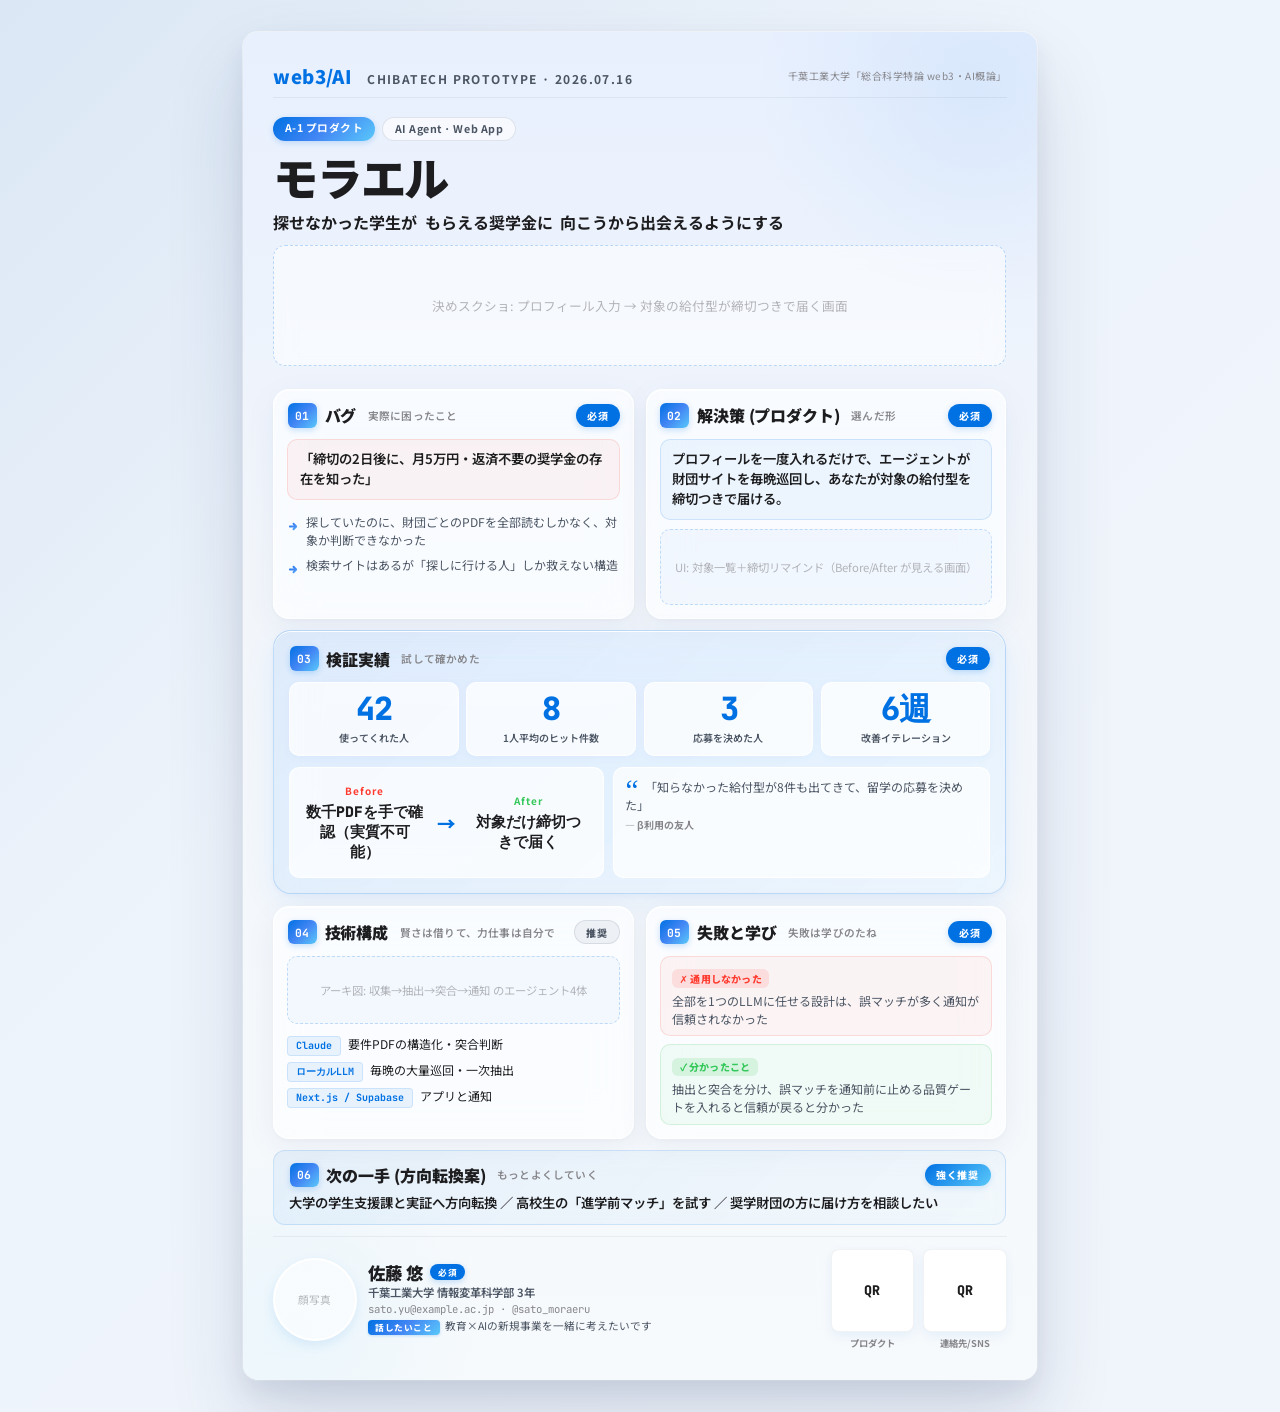
<file: .claude/skills/product-poster-coach/assets/poster_sample_moraeru.html>
<!DOCTYPE html>
<html lang="ja">
<head>
<meta charset="utf-8">
<title>プロダクトポスター 記入例 — モラエル</title>
<meta name="viewport" content="width=device-width, initial-scale=1">
<link href="https://fonts.googleapis.com/css2?family=Noto+Sans+JP:wght@400;600;700;900&family=JetBrains+Mono:wght@400;700&display=swap" rel="stylesheet">
<link rel="stylesheet" href="poster.css">
</head>
<body>
<!-- 記入例（架空学生「モラエル」＝給付型奨学金マッチング）。文体・分量の基準として参照する。 -->
<div class="poster">

  <header class="poster__header">
    <div class="brand">
      <span class="brand__logo">web3/AI</span>
      <span class="brand__event">CHIBATECH PROTOTYPE · 2026.07.16</span>
    </div>
    <div class="brand__meta">千葉工業大学「総合科学特論 web3・AI概論」</div>
  </header>

  <section class="hero">
    <div class="hero__badges">
      <span class="tag tag--pink">A-1 プロダクト</span>
      <span class="tag tag--outline">AI Agent · Web App</span>
    </div>
    <h1 class="hero__title">モラエル</h1>
    <p class="hero__tagline">
      <span class="tagline__who">探せなかった学生が</span>
      <span class="tagline__what">もらえる奨学金に</span>
      <span class="tagline__how">向こうから出会えるようにする</span>
    </p>
    <div class="hero__visual">
      <span class="ph">決めスクショ: プロフィール入力 → 対象の給付型が締切つきで届く画面</span>
    </div>
  </section>

  <div class="two-col">
    <section class="card card--bug">
      <h2 class="section__title">
        <span class="section__num">01</span>
        <span class="section__name">バグ</span>
        <span class="section__sub">実際に困ったこと</span>
        <span class="badge badge--must">必須</span>
      </h2>
      <p class="quote quote--bug">
        「締切の2日後に、月5万円・返済不要の奨学金の存在を知った」
      </p>
      <ul class="bullet-list">
        <li>探していたのに、財団ごとのPDFを全部読むしかなく、対象か判断できなかった</li>
        <li>検索サイトはあるが「探しに行ける人」しか救えない構造</li>
      </ul>
    </section>

    <section class="card card--solution">
      <h2 class="section__title">
        <span class="section__num">02</span>
        <span class="section__name">解決策 (プロダクト)</span>
        <span class="section__sub">選んだ形</span>
        <span class="badge badge--must">必須</span>
      </h2>
      <p class="quote quote--solution">
        プロフィールを一度入れるだけで、エージェントが財団サイトを毎晩巡回し、あなたが対象の給付型を締切つきで届ける。
      </p>
      <div class="how__visual">
        <span class="ph">UI: 対象一覧＋締切リマインド（Before/After が見える画面）</span>
      </div>
    </section>
  </div>

  <section class="traction">
    <h2 class="section__title traction__title">
      <span class="section__num">03</span>
      <span class="section__name">検証実績</span>
      <span class="section__sub">試して確かめた</span>
      <span class="badge badge--must">必須</span>
    </h2>
    <div class="traction__grid">
      <div class="metric"><span class="metric__num">42</span><span class="metric__label">使ってくれた人</span></div>
      <div class="metric"><span class="metric__num">8</span><span class="metric__label">1人平均のヒット件数</span></div>
      <div class="metric"><span class="metric__num">3</span><span class="metric__label">応募を決めた人</span></div>
      <div class="metric"><span class="metric__num">6週</span><span class="metric__label">改善イテレーション</span></div>
    </div>
    <div class="traction__body">
      <div class="ba-compare">
        <div class="ba-side ba-side--before"><span class="ba__label">Before</span><span class="ba__figure">数千PDFを手で確認（実質不可能）</span></div>
        <div class="ba-arrow">→</div>
        <div class="ba-side ba-side--after"><span class="ba__label">After</span><span class="ba__figure">対象だけ締切つきで届く</span></div>
      </div>
      <blockquote class="user-voice">
        「知らなかった給付型が8件も出てきて、留学の応募を決めた」
        <cite>— β利用の友人</cite>
      </blockquote>
    </div>
  </section>

  <div class="two-col">
    <section class="card card--tech">
      <h2 class="section__title">
        <span class="section__num">04</span>
        <span class="section__name">技術構成</span>
        <span class="section__sub">賢さは借りて、力仕事は自分で</span>
        <span class="badge badge--rec">推奨</span>
      </h2>
      <div class="tech__arch">
        <span class="ph">アーキ図: 収集→抽出→突合→通知 のエージェント4体</span>
      </div>
      <ul class="tech__stack">
        <li><code>Claude</code>要件PDFの構造化・突合判断</li>
        <li><code>ローカルLLM</code>毎晩の大量巡回・一次抽出</li>
        <li><code>Next.js / Supabase</code>アプリと通知</li>
      </ul>
    </section>

    <section class="card card--learned">
      <h2 class="section__title">
        <span class="section__num">05</span>
        <span class="section__name">失敗と学び</span>
        <span class="section__sub">失敗は学びのたね</span>
        <span class="badge badge--must">必須</span>
      </h2>
      <div class="learned__block learned__block--failed">
        <span class="learned__label learned__label--failed">✗ 通用しなかった</span>
        <p>全部を1つのLLMに任せる設計は、誤マッチが多く通知が信頼されなかった</p>
      </div>
      <div class="learned__block learned__block--won">
        <span class="learned__label learned__label--won">✓ 分かったこと</span>
        <p>抽出と突合を分け、誤マッチを通知前に止める品質ゲートを入れると信頼が戻ると分かった</p>
      </div>
    </section>
  </div>

  <section class="next">
    <h2 class="section__title next__title">
      <span class="section__num">06</span>
      <span class="section__name">次の一手 (方向転換案)</span>
      <span class="section__sub">もっとよくしていく</span>
      <span class="badge badge--rec-strong">強く推奨</span>
    </h2>
    <p class="next__body">
      大学の学生支援課と実証へ方向転換 ／ 高校生の「進学前マッチ」を試す ／ 奨学財団の方に届け方を相談したい
    </p>
  </section>

  <footer class="poster__footer">
    <div class="team">
      <div class="team__photo"><span class="ph">顔写真</span></div>
      <div class="team__info">
        <div class="team__name-row"><div class="team__name">佐藤 悠</div><span class="badge badge--must badge--small">必須</span></div>
        <div class="team__affiliation">千葉工業大学 情報変革科学部 3年</div>
        <div class="team__contact">sato.yu@example.ac.jp · @sato_moraeru</div>
        <div class="team__pitch"><span class="pitch__label">話したいこと</span>教育×AIの新規事業を一緒に考えたいです</div>
      </div>
    </div>
    <div class="qrs">
      <div class="qr"><div class="qr__code">QR</div><span class="qr__label">プロダクト</span></div>
      <div class="qr"><div class="qr__code">QR</div><span class="qr__label">連絡先/SNS</span></div>
    </div>
  </footer>

</div>
</body>
</html>
</file>
<file: .claude/skills/product-poster-coach/assets/poster.css>
/* ============================================================
   CHIBATECH PROTOTYPE — A4 Poster (Apple/Gemini liquid glass)
   ============================================================ */

:root {
  /* Light glass palette */
  --bg-base: #eef4fb;
  --bg-gradient: linear-gradient(180deg, #e8f0fe 0%, #f2f6fb 40%, #f7fafc 100%);
  --panel: rgba(255,255,255,0.62);
  --panel-strong: rgba(255,255,255,0.82);
  --panel-border: rgba(255,255,255,0.9);
  --panel-shadow: 0 8px 32px rgba(31,54,120,0.06), 0 2px 6px rgba(31,54,120,0.03);
  --panel-inset: inset 0 1px 0 rgba(255,255,255,0.7);

  --text: #1d1d1f;
  --text-secondary: #4b5563;
  --text-tertiary: #86868b;

  --primary: #0071e3;
  --primary-2: #4285F4;
  --primary-3: #5AC8FA;
  --primary-gradient: linear-gradient(135deg, #0071e3 0%, #4285F4 50%, #5AC8FA 100%);
  --primary-soft: rgba(0,113,227,0.06);
  --primary-line: rgba(0,113,227,0.14);

  --success: #34c759;
  --warning: #ff9500;
  --danger: #ff3b30;

  --border: rgba(15,32,63,0.06);
  --border-strong: rgba(15,32,63,0.1);

  --font-jp: 'Noto Sans JP', -apple-system, BlinkMacSystemFont, 'SF Pro Display', 'Segoe UI', system-ui, sans-serif;
  --font-mono: 'JetBrains Mono', 'SF Mono', ui-monospace, monospace;
}

* { box-sizing: border-box; margin: 0; padding: 0; }
@page { size: A4 portrait; margin: 0; }
html { -webkit-print-color-adjust: exact; print-color-adjust: exact; }

body {
  font-family: var(--font-jp);
  background: linear-gradient(135deg, #dbe7f5 0%, #eef4fb 40%, #f0f5fb 100%);
  color: var(--text);
  min-height: 100vh;
  display: flex;
  flex-direction: column;
  align-items: center;
  padding: 32px 12px;
  gap: 20px;
}

/* =====================================================
   Poster canvas
   Screen: min-height 297mm (grows for mentors)
   Print: exact 297mm (mentors hidden)
   ===================================================== */
.poster {
  width: 210mm;
  min-height: 297mm;
  background: var(--bg-gradient);
  padding: 8mm;
  display: flex;
  flex-direction: column;
  gap: 3mm;
  border-radius: 4mm;
  box-shadow:
    0 40px 80px rgba(20,40,90,0.14),
    0 12px 24px rgba(20,40,90,0.08),
    0 0 0 1px rgba(255,255,255,0.6);
  position: relative;
  overflow: hidden;
  color: var(--text);
}

/* Very subtle blue ambient */
.poster::before {
  content: '';
  position: absolute;
  top: -180px;
  right: -180px;
  width: 480px;
  height: 480px;
  background: radial-gradient(circle, rgba(0,113,227,0.07), transparent 65%);
  pointer-events: none;
  z-index: 0;
}
.poster::after {
  content: '';
  position: absolute;
  bottom: -160px;
  left: -160px;
  width: 420px;
  height: 420px;
  background: radial-gradient(circle, rgba(90,200,250,0.08), transparent 65%);
  pointer-events: none;
  z-index: 0;
}
.poster > * { position: relative; z-index: 1; flex-shrink: 0; }

/* =====================================================
   Header
   ===================================================== */
.poster__header {
  display: flex;
  justify-content: space-between;
  align-items: center;
  padding-bottom: 2mm;
  border-bottom: 1px solid var(--border);
}
.brand { display: flex; align-items: baseline; gap: 4mm; }
.brand__logo {
  font-weight: 900;
  font-size: 14pt;
  color: var(--primary);
  letter-spacing: 0.02em;
}
.brand__event {
  font-weight: 700;
  font-size: 9pt;
  color: var(--text-secondary);
  letter-spacing: 0.12em;
}
.brand__meta { font-size: 7.5pt; color: var(--text-tertiary); letter-spacing: 0.05em; }

/* =====================================================
   HERO
   ===================================================== */
.hero { padding: 2mm 0 3mm; }
.hero__badges { display: flex; gap: 2mm; margin-bottom: 3mm; }

.tag {
  display: inline-block;
  font-size: 8pt;
  font-weight: 700;
  padding: 1mm 3mm;
  border-radius: 999px;
  letter-spacing: 0.05em;
}
.tag--pink {
  background: var(--primary-gradient);
  color: white;
  box-shadow: 0 2px 6px rgba(0,113,227,0.2);
}
.tag--outline {
  background: rgba(255,255,255,0.6);
  border: 1px solid var(--border-strong);
  color: var(--text-secondary);
  backdrop-filter: blur(10px);
  -webkit-backdrop-filter: blur(10px);
}

.hero__title {
  font-size: 34pt;
  font-weight: 900;
  line-height: 1.05;
  margin-bottom: 3mm;
  letter-spacing: -0.03em;
  color: var(--text);
}
.hero__tagline {
  font-size: 12pt;
  font-weight: 600;
  color: var(--text-secondary);
  margin-bottom: 3mm;
  line-height: 1.4;
  display: flex;
  flex-wrap: wrap;
  gap: 2mm;
  align-items: baseline;
}
.tagline__who, .tagline__what, .tagline__how {
  color: var(--text);
  font-weight: 700;
}

.hero__visual {
  background: rgba(255,255,255,0.5);
  border: 1px dashed rgba(0,113,227,0.25);
  border-radius: 12px;
  height: 32mm;
  display: flex;
  align-items: center;
  justify-content: center;
  color: var(--text-tertiary);
  font-size: 9.5pt;
  backdrop-filter: blur(10px);
  -webkit-backdrop-filter: blur(10px);
}
.ph { opacity: 0.6; }

/* =====================================================
   Section title + priority badge
   ===================================================== */
.section__title {
  font-size: 12pt;
  font-weight: 900;
  margin-bottom: 3mm;
  display: flex;
  align-items: center;
  gap: 2mm;
  letter-spacing: -0.005em;
  flex-wrap: wrap;
  color: var(--text);
}
.section__num {
  display: inline-flex;
  align-items: center;
  justify-content: center;
  min-width: 7mm;
  height: 6.5mm;
  background: var(--primary-gradient);
  border-radius: 6px;
  font-family: var(--font-mono);
  font-size: 8.5pt;
  font-weight: 700;
  color: white;
  padding: 0 2mm;
  box-shadow: 0 2px 6px rgba(0,113,227,0.22);
  letter-spacing: 0.02em;
}
.section__name { font-size: 12pt; }
.section__sub {
  font-size: 8pt;
  font-weight: 600;
  color: var(--text-tertiary);
  letter-spacing: 0.02em;
  margin-left: 1mm;
}

/* Priority badges — flat rounded pills */
.badge {
  margin-left: auto;
  font-size: 7.5pt;
  padding: 1mm 3mm;
  border-radius: 999px;
  font-weight: 800;
  letter-spacing: 0.08em;
}
.badge--must {
  background: var(--primary);
  color: white;
  box-shadow: 0 2px 6px rgba(0,113,227,0.22);
}
.badge--rec-strong {
  background: linear-gradient(135deg, var(--primary), var(--primary-3));
  color: white;
  box-shadow: 0 2px 6px rgba(0,113,227,0.15);
}
.badge--rec {
  background: rgba(15,32,63,0.05);
  color: var(--text-secondary);
  border: 1px solid var(--border-strong);
}
.badge--small { font-size: 6.5pt; padding: 0.5mm 2mm; }

/* =====================================================
   🐧 AI Mentor — speech bubble (chat message style)
   ===================================================== */
.mentor {
  display: flex;
  gap: 2.5mm;
  align-items: flex-start;
  margin-top: 3mm;
}
.mentor__icon {
  width: 8mm;
  height: 8mm;
  background: linear-gradient(135deg, #dbeafe, #a5b4fc 90%);
  border-radius: 50%;
  display: flex;
  align-items: center;
  justify-content: center;
  font-size: 12pt;
  flex-shrink: 0;
  border: 1px solid rgba(255,255,255,0.9);
  box-shadow:
    0 3px 8px rgba(0,113,227,0.18),
    inset 0 1px 0 rgba(255,255,255,0.9);
  line-height: 1;
}
.mentor__text {
  background: rgba(255,255,255,0.75);
  backdrop-filter: blur(16px) saturate(180%);
  -webkit-backdrop-filter: blur(16px) saturate(180%);
  border: 1px solid rgba(255,255,255,0.9);
  /* Asymmetric radius — speech bubble corner points to avatar */
  border-radius: 3px 14px 14px 14px;
  padding: 2mm 3mm;
  box-shadow:
    0 3px 14px rgba(0,113,227,0.06),
    inset 0 1px 0 rgba(255,255,255,0.9);
  font-size: 8pt;
  line-height: 1.55;
  color: var(--text);
  flex: 1;
}
.mentor__text strong {
  color: var(--primary);
  font-weight: 800;
  font-size: 7.5pt;
  display: block;
  margin-bottom: 0.5mm;
  letter-spacing: 0.02em;
}
.mentor--pink .mentor__text { background: rgba(0,113,227,0.08); border-color: rgba(0,113,227,0.25); }
.mentor--inline { margin-top: 2mm; }
.mentor--inline .mentor__icon { width: 7mm; height: 7mm; font-size: 11pt; }
.mentor--inline .mentor__text { font-size: 7.5pt; padding: 1.5mm 2.5mm; }

/* =====================================================
   Two-column layout & glass cards
   ===================================================== */
.two-col {
  display: grid;
  grid-template-columns: 1fr 1fr;
  gap: 3mm;
}
.card {
  background: var(--panel);
  border: 1px solid var(--panel-border);
  border-radius: 16px;
  padding: 3.5mm;
  display: flex;
  flex-direction: column;
  backdrop-filter: blur(20px) saturate(180%);
  -webkit-backdrop-filter: blur(20px) saturate(180%);
  box-shadow: var(--panel-shadow), var(--panel-inset);
}

/* Quote blocks — soft washed backgrounds, no border-left */
.quote {
  font-size: 10pt;
  font-weight: 600;
  line-height: 1.5;
  padding: 2.5mm 3mm;
  border-radius: 10px;
  margin-bottom: 2.5mm;
  color: var(--text);
}
.quote--bug {
  background: rgba(255,59,48,0.05);
  border: 1px solid rgba(255,59,48,0.14);
}
.quote--solution {
  background: rgba(0,113,227,0.05);
  border: 1px solid rgba(0,113,227,0.14);
}

.bullet-list { list-style: none; padding-left: 0; margin-bottom: 1mm; }
.bullet-list li {
  font-size: 9pt;
  padding: 1mm 0 1mm 5mm;
  position: relative;
  line-height: 1.5;
  color: var(--text-secondary);
}
.bullet-list li::before {
  content: '';
  position: absolute;
  left: 0;
  top: 3mm;
  width: 3mm;
  height: 3mm;
  background: var(--primary-gradient);
  mask: url("data:image/svg+xml;utf8,<svg xmlns='http://www.w3.org/2000/svg' viewBox='0 0 12 12'><path d='M2 6h6M6 3l3 3-3 3' stroke='black' stroke-width='2' fill='none' stroke-linecap='round' stroke-linejoin='round'/></svg>") center/contain no-repeat;
  -webkit-mask: url("data:image/svg+xml;utf8,<svg xmlns='http://www.w3.org/2000/svg' viewBox='0 0 12 12'><path d='M2 6h6M6 3l3 3-3 3' stroke='black' stroke-width='2' fill='none' stroke-linecap='round' stroke-linejoin='round'/></svg>") center/contain no-repeat;
}

.how__visual {
  height: 20mm;
  background: rgba(0,113,227,0.03);
  border: 1px dashed rgba(0,113,227,0.22);
  border-radius: 10px;
  display: flex;
  align-items: center;
  justify-content: center;
  color: var(--text-tertiary);
  font-size: 8.5pt;
  margin-top: auto;
}

/* =====================================================
   TRACTION — ★ star zone (biggest glass panel)
   ===================================================== */
.traction {
  background: linear-gradient(135deg, rgba(0,113,227,0.08), rgba(90,200,250,0.04));
  border: 1px solid rgba(0,113,227,0.18);
  border-radius: 18px;
  padding: 4mm;
  position: relative;
  backdrop-filter: blur(20px) saturate(180%);
  -webkit-backdrop-filter: blur(20px) saturate(180%);
  box-shadow:
    0 10px 32px rgba(0,113,227,0.08),
    0 2px 6px rgba(0,113,227,0.04),
    inset 0 1px 0 rgba(255,255,255,0.9);
}
.traction__title { font-size: 13pt; }

.traction__grid {
  display: grid;
  grid-template-columns: repeat(4, 1fr);
  gap: 2mm;
  margin: 3mm 0;
}
.metric {
  text-align: center;
  padding: 2.5mm 1mm;
  background: rgba(255,255,255,0.72);
  border-radius: 10px;
  border: 1px solid rgba(255,255,255,0.8);
  box-shadow: 0 2px 8px rgba(0,113,227,0.04);
}
.metric__num {
  display: block;
  font-size: 24pt;
  font-weight: 900;
  line-height: 1;
  color: var(--primary);
  font-family: var(--font-mono);
  letter-spacing: -0.04em;
}
.metric__label {
  display: block;
  font-size: 7.5pt;
  color: var(--text-secondary);
  margin-top: 1.5mm;
  font-weight: 600;
}

.traction__body {
  display: grid;
  grid-template-columns: 1fr 1.2fr;
  gap: 2.5mm;
  align-items: stretch;
}

.ba-compare {
  display: grid;
  grid-template-columns: 1fr auto 1fr;
  gap: 2mm;
  align-items: center;
  padding: 2.5mm;
  background: rgba(255,255,255,0.72);
  border: 1px solid rgba(255,255,255,0.8);
  border-radius: 10px;
}
.ba-side { text-align: center; padding: 1.5mm; }
.ba__label {
  display: block;
  font-size: 7.5pt;
  font-weight: 700;
  letter-spacing: 0.1em;
  margin-bottom: 1mm;
  color: var(--text-tertiary);
}
.ba-side--before .ba__label { color: var(--danger); }
.ba-side--after .ba__label { color: var(--success); }
.ba__figure {
  display: block;
  font-size: 11pt;
  font-weight: 900;
  font-family: var(--font-mono);
  color: var(--text);
}
.ba-arrow { font-size: 14pt; color: var(--primary); font-weight: 900; }

.user-voice {
  font-size: 9pt;
  padding: 2.5mm 3mm;
  background: rgba(255,255,255,0.72);
  border: 1px solid rgba(255,255,255,0.8);
  border-radius: 10px;
  line-height: 1.5;
  color: var(--text-secondary);
  position: relative;
}
.user-voice::before {
  content: '“';
  color: var(--primary);
  font-size: 22pt;
  line-height: 0;
  vertical-align: -6pt;
  margin-right: 1mm;
  font-family: Georgia, serif;
}
.user-voice cite {
  display: block;
  margin-top: 1mm;
  font-size: 7.5pt;
  color: var(--text-tertiary);
  font-style: normal;
  font-weight: 700;
}

/* =====================================================
   Tech card
   ===================================================== */
.tech__arch {
  height: 18mm;
  background: rgba(0,113,227,0.03);
  border: 1px dashed rgba(0,113,227,0.22);
  border-radius: 10px;
  display: flex;
  align-items: center;
  justify-content: center;
  color: var(--text-tertiary);
  font-size: 8.5pt;
  margin-bottom: 2.5mm;
}
.tech__stack { list-style: none; padding: 0; }
.tech__stack li {
  font-size: 9pt;
  padding: 0.8mm 0;
  line-height: 1.4;
  display: flex;
  align-items: baseline;
  gap: 2mm;
  color: var(--text);
}
.tech__stack code {
  font-family: var(--font-mono);
  background: rgba(0,113,227,0.08);
  color: var(--primary);
  padding: 0.5mm 2mm;
  border-radius: 4px;
  font-size: 7.5pt;
  font-weight: 700;
  white-space: nowrap;
  flex-shrink: 0;
  border: 1px solid rgba(0,113,227,0.12);
}

/* =====================================================
   Learned blocks — soft washed, no border-left
   ===================================================== */
.learned__block {
  margin-bottom: 2mm;
  padding: 2mm 3mm;
  border-radius: 10px;
}
.learned__block:last-child { margin-bottom: 0; }
.learned__block--failed {
  background: rgba(255,59,48,0.05);
  border: 1px solid rgba(255,59,48,0.14);
}
.learned__block--won {
  background: rgba(52,199,89,0.05);
  border: 1px solid rgba(52,199,89,0.16);
}
.learned__label {
  display: inline-block;
  font-size: 7.5pt;
  font-weight: 800;
  padding: 0.5mm 2mm;
  border-radius: 6px;
  margin-bottom: 1mm;
  letter-spacing: 0.02em;
}
.learned__label--failed { color: var(--danger); background: rgba(255,59,48,0.12); }
.learned__label--won { color: var(--success); background: rgba(52,199,89,0.14); }
.learned__block p { font-size: 9pt; line-height: 1.5; color: var(--text-secondary); }

/* =====================================================
   Next — soft glass with subtle accent (no border-left)
   ===================================================== */
.next {
  background: linear-gradient(135deg, rgba(0,113,227,0.06), rgba(90,200,250,0.03));
  border: 1px solid rgba(0,113,227,0.14);
  border-radius: 12px;
  padding: 3mm 4mm;
  backdrop-filter: blur(10px);
  -webkit-backdrop-filter: blur(10px);
}
.next__title { margin-bottom: 1.5mm; font-size: 11pt; }
.next__body { font-size: 10pt; line-height: 1.5; font-weight: 600; color: var(--text); }

/* =====================================================
   Footer — 顔写真 + QR
   ===================================================== */
.poster__footer {
  border-top: 1px solid var(--border);
  padding-top: 3mm;
  display: flex;
  justify-content: space-between;
  align-items: center;
  gap: 4mm;
  margin-top: auto;
}
.team { display: flex; align-items: center; gap: 3mm; flex: 1; }
.team__photo {
  width: 22mm;
  height: 22mm;
  background: rgba(255,255,255,0.6);
  border: 2px solid rgba(255,255,255,0.9);
  border-radius: 50%;
  display: flex;
  align-items: center;
  justify-content: center;
  color: var(--text-tertiary);
  font-size: 8pt;
  flex-shrink: 0;
  overflow: hidden;
  box-shadow: 0 4px 12px rgba(0,113,227,0.1);
}
.team__info { flex: 1; min-width: 0; }
.team__name-row { display: flex; align-items: center; gap: 2mm; }
.team__name { font-size: 13pt; font-weight: 900; line-height: 1.1; color: var(--text); }
.team__name-row .badge { margin-left: 0; }
.team__affiliation { font-size: 8.5pt; color: var(--text-secondary); margin-top: 0.5mm; font-weight: 600; }
.team__contact { font-size: 8pt; color: var(--text-tertiary); margin-top: 0.5mm; font-family: var(--font-mono); }
.team__pitch { font-size: 8pt; margin-top: 1mm; color: var(--text-secondary); line-height: 1.4; }
.pitch__label {
  display: inline-block;
  font-size: 6.5pt;
  padding: 0.5mm 2mm;
  background: var(--primary-gradient);
  color: white;
  border-radius: 4px;
  font-weight: 800;
  margin-right: 1.5mm;
  vertical-align: middle;
  letter-spacing: 0.05em;
  box-shadow: 0 1px 3px rgba(0,113,227,0.2);
}
.qrs { display: flex; gap: 2.5mm; flex-shrink: 0; }
.qr { text-align: center; }
.qr__code {
  width: 22mm;
  height: 22mm;
  background: white;
  color: #1d1d1f;
  border-radius: 8px;
  display: flex;
  align-items: center;
  justify-content: center;
  font-weight: 900;
  font-size: 10pt;
  font-family: var(--font-mono);
  border: 1px solid var(--border);
  box-shadow: 0 4px 12px rgba(0,113,227,0.08);
}
.qr__label {
  display: block;
  font-size: 7pt;
  color: var(--text-tertiary);
  margin-top: 1mm;
  font-weight: 700;
}

/* =====================================================
   AI Prompt panel (copyable, screen-only)
   ===================================================== */
.ai-prompt-panel {
  max-width: 210mm;
  width: 100%;
  background: linear-gradient(135deg, rgba(0,113,227,0.1), rgba(90,200,250,0.04));
  border: 1px solid rgba(0,113,227,0.22);
  border-radius: 20px;
  padding: 26px 30px;
  backdrop-filter: blur(24px) saturate(180%);
  -webkit-backdrop-filter: blur(24px) saturate(180%);
  box-shadow: 0 12px 32px rgba(0,113,227,0.1), inset 0 1px 0 rgba(255,255,255,0.9);
  color: var(--text);
}
.ai-prompt__head {
  display: flex;
  justify-content: space-between;
  align-items: flex-start;
  gap: 16px;
  margin-bottom: 20px;
  flex-wrap: wrap;
}
.ai-prompt__head-text { flex: 1; min-width: 280px; }
.ai-prompt__title {
  font-size: 20px;
  font-weight: 900;
  color: var(--text);
  margin-bottom: 8px;
  display: flex;
  align-items: center;
  gap: 10px;
  flex-wrap: wrap;
}
.ai-prompt__title-badge {
  font-size: 11px;
  padding: 4px 10px;
  background: var(--primary);
  color: white;
  border-radius: 999px;
  font-weight: 800;
  letter-spacing: 0.05em;
}
.ai-prompt__desc {
  font-size: 13.5px;
  color: var(--text-secondary);
  line-height: 1.75;
}
.ai-prompt__desc strong { color: var(--primary); font-weight: 800; }

.copy-btn {
  padding: 12px 22px;
  background: var(--primary);
  color: white;
  border: none;
  border-radius: 12px;
  font-size: 14px;
  font-weight: 800;
  cursor: pointer;
  transition: transform 0.15s, box-shadow 0.15s, background 0.15s;
  box-shadow: 0 4px 14px rgba(0,113,227,0.28);
  font-family: inherit;
  white-space: nowrap;
  flex-shrink: 0;
  align-self: flex-start;
}
.copy-btn:hover {
  transform: translateY(-2px);
  box-shadow: 0 6px 18px rgba(0,113,227,0.32);
}
.copy-btn.copied {
  background: var(--success);
  box-shadow: 0 4px 14px rgba(52,199,89,0.28);
}

.ai-prompt__text {
  background: rgba(255,255,255,0.75);
  border: 1px solid rgba(255,255,255,0.9);
  border-radius: 14px;
  padding: 20px 24px;
  font-family: var(--font-mono);
  font-size: 12px;
  line-height: 1.8;
  color: var(--text);
  max-height: 420px;
  overflow-y: auto;
  white-space: pre-wrap;
  word-wrap: break-word;
  margin: 0;
}

/* =====================================================
   Screen-only checklist panel
   ===================================================== */
.screen-only { max-width: 210mm; width: 100%; }
.check-panel {
  background: rgba(255,255,255,0.72);
  backdrop-filter: blur(24px) saturate(180%);
  -webkit-backdrop-filter: blur(24px) saturate(180%);
  color: var(--text);
  padding: 24px 28px;
  border-radius: 20px;
  font-size: 13px;
  border: 1px solid rgba(255,255,255,0.9);
  box-shadow: 0 12px 32px rgba(0,113,227,0.08), inset 0 1px 0 rgba(255,255,255,0.9);
}
.check-panel__title {
  font-size: 18px;
  font-weight: 900;
  color: var(--text);
  margin-bottom: 4px;
  display: flex;
  align-items: center;
  gap: 8px;
}
.check-panel__title::before {
  content: '';
  width: 6px;
  height: 20px;
  background: linear-gradient(180deg, var(--primary), var(--primary-3));
  border-radius: 3px;
}
.check-panel__sub {
  font-size: 12px;
  color: var(--text-secondary);
  margin-bottom: 20px;
  line-height: 1.6;
}
.check-group { margin-top: 20px; }
.check-group__title {
  font-size: 14px;
  font-weight: 800;
  color: var(--text);
  margin-bottom: 10px;
  display: flex;
  gap: 10px;
  align-items: center;
}
.check-tag {
  font-size: 10px;
  padding: 3px 10px;
  border-radius: 999px;
  font-weight: 800;
  letter-spacing: 0.08em;
}
.check-tag--must { background: var(--primary); color: white; }
.check-tag--rec { background: rgba(0,113,227,0.1); color: var(--primary); border: 1px solid rgba(0,113,227,0.2); }
.check-tag--type { background: var(--warning); color: white; }

.check-list {
  display: grid;
  grid-template-columns: 1fr 1fr;
  gap: 8px;
  list-style: none;
  padding: 0;
  margin: 0;
}
.check-list li {
  padding: 10px 14px;
  background: rgba(255,255,255,0.6);
  border: 1px solid rgba(255,255,255,0.9);
  border-radius: 10px;
  font-size: 12.5px;
  display: flex;
  gap: 10px;
  align-items: flex-start;
  line-height: 1.5;
  color: var(--text);
}
.check-list li::before {
  content: '';
  display: inline-block;
  width: 16px;
  height: 16px;
  border: 2px solid rgba(0,113,227,0.35);
  border-radius: 4px;
  flex-shrink: 0;
  margin-top: 2px;
  background: white;
}
.check-list .sec-ref {
  font-family: var(--font-mono);
  font-weight: 700;
  font-size: 10.5px;
  color: white;
  background: var(--primary);
  padding: 1px 7px;
  border-radius: 5px;
  align-self: flex-start;
  white-space: nowrap;
  flex-shrink: 0;
}
.check-list .item-body { flex: 1; }
.check-list .hint {
  display: block;
  color: var(--text-tertiary);
  font-size: 11px;
  margin-top: 2px;
}

.check-note {
  margin-top: 20px;
  padding: 14px 18px;
  background: rgba(0,113,227,0.06);
  border: 1px solid rgba(0,113,227,0.15);
  border-radius: 12px;
  font-size: 12.5px;
  color: var(--text);
  line-height: 1.6;
}
.check-note strong { color: var(--primary); }
.check-note code {
  font-family: var(--font-mono);
  background: rgba(0,113,227,0.1);
  color: var(--primary);
  padding: 1px 7px;
  border-radius: 4px;
  font-size: 11px;
  border: 1px solid rgba(0,113,227,0.14);
}

/* =====================================================
   Print — mentors & guide hidden, exact A4
   ===================================================== */
@media print {
  body { background: white; padding: 0; gap: 0; }
  .poster {
    box-shadow: none;
    width: 210mm;
    height: 297mm;
    min-height: 297mm;
    page-break-after: always;
    overflow: hidden;
    border-radius: 0;
  }
  .mentor, .screen-only, .check-panel, .ai-prompt-panel { display: none !important; }
}

/* Responsive scaling for narrow viewports */
@media screen and (max-width: 900px) {
  body { padding: 16px 8px; }
  .poster {
    transform: scale(0.65);
    transform-origin: top center;
    margin-bottom: -30%;
  }
}
</file>
